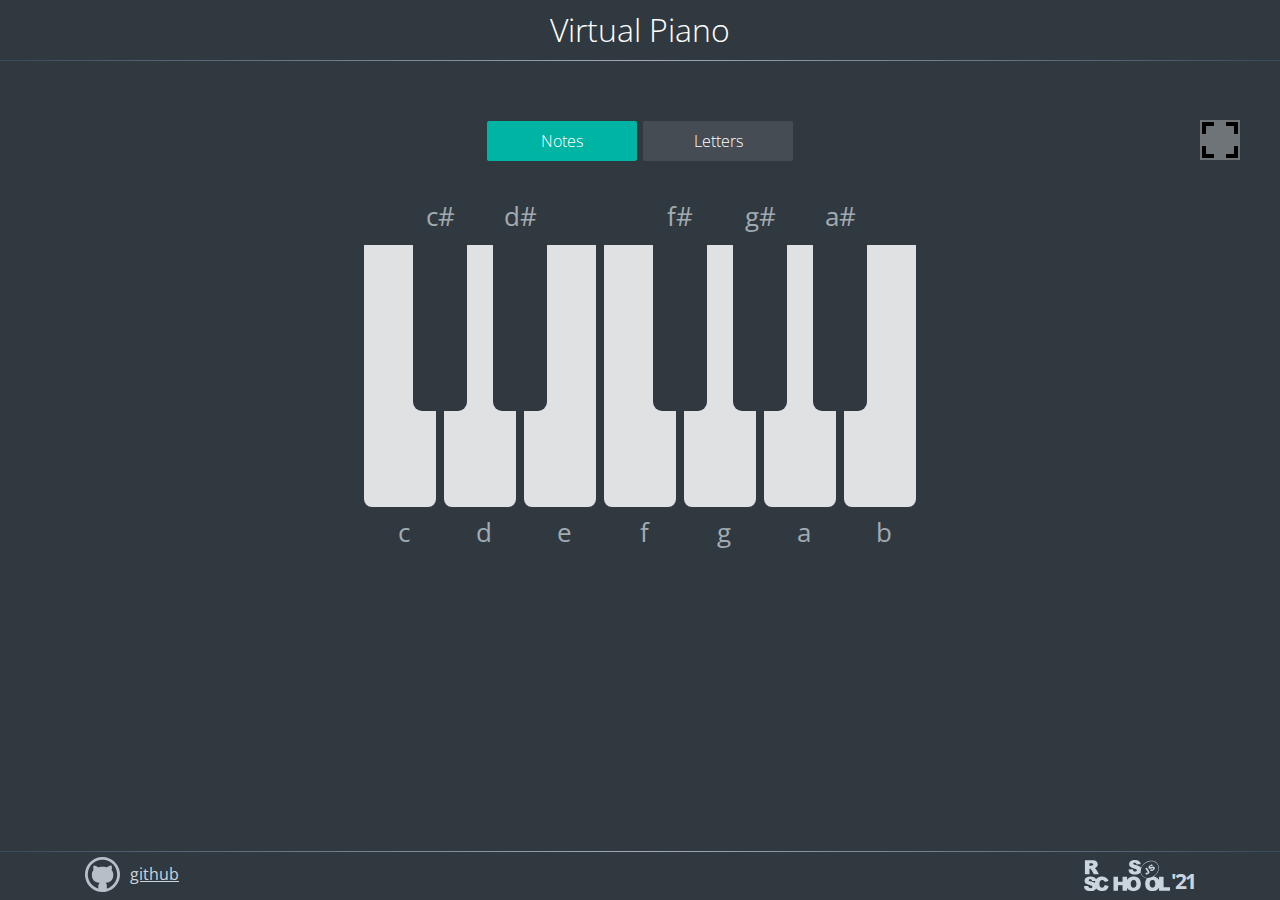
<file: virtual-piano/index.html>
<!DOCTYPE html>
<html lang="en">

<head>
  <meta charset="UTF-8">
  <meta http-equiv="X-UA-Compatible" content="IE=edge">
  <meta name="viewport" content="width=device-width, initial-scale=1.0">
  <link href="assets/piano.ico" rel="shortcut icon">

  <link href="https://fonts.gstatic.com" rel="preconnect">
  <link
    href="https://fonts.googleapis.com/css2?family=Open+Sans+Condensed:wght@300&family=Open+Sans:wght@300;400;800&display=swap"
    rel="stylesheet">
  <link href="style.css" rel="stylesheet">

  <title>virtual-piano</title>
</head>

<body>
  <header class="header">
    <h1 class="header-title">Virtual Piano</h1>
  </header>
  <main class="main">
    <div class="btn-container">
      <button class="btn btn-notes btn-active">Notes</button>
      <button class="btn btn-letters">Letters</button>
    </div>
    <div class="piano">
      <div class="piano-key" data-letter="D" data-note="c">
        <p class="title-key simple-key">c</p>
      </div>
      <div class="piano-key" data-letter="F" data-note="d">
        <p class="title-key simple-key">d</p>
      </div>
      <div class="piano-key" data-letter="G" data-note="e">
        <p class="title-key simple-key">e</p>
      </div>
      <div class="piano-key" data-letter="H" data-note="f">
        <p class="title-key simple-key">f</p>
      </div>
      <div class="piano-key" data-letter="J" data-note="g">
        <p class="title-key simple-key">g</p>
      </div>
      <div class="piano-key" data-letter="K" data-note="a">
        <p class="title-key simple-key">a</p>
      </div>
      <div class="piano-key" data-letter="L" data-note="b">
        <p class="title-key simple-key">b</p>
      </div>
      <div class="keys-sharp">
        <div class="piano-key sharp" data-letter="R" data-note="c♯">
          <p class="title-key sharp-key">c#</p>
        </div>
        <div class="piano-key sharp" data-letter="T" data-note="d♯">
          <p class="title-key sharp-key">d#</p>
        </div>
        <div class="piano-key sharp none">
          <p class="title-key sharp-key"></p>
        </div>
        <div class="piano-key sharp" data-letter="U" data-note="f♯">
          <p class="title-key sharp-key">f#</p>
        </div>
        <div class="piano-key sharp" data-letter="I" data-note="g♯">
          <p class="title-key sharp-key">g#</p>
        </div>
        <div class="piano-key sharp" data-letter="O" data-note="a♯">
          <p class="title-key sharp-key">a#</p>
        </div>
      </div>
    </div>
    <button class="fullscreen-button"></button>
  </main>
  <footer class="footer">
    <div class="footer-container">
      <a class="github" href="https://github.com/HelenKolesnikovich" target="_blank">github</a>
      <a class="rss" href="https://rs.school/js/" target="_blank" rel="noopener noreferrer">
        <span class="rss-year">'21</span>
      </a>
    </div>
  </footer>
  <script src="script.js"></script>
</body>
</html>
</file>
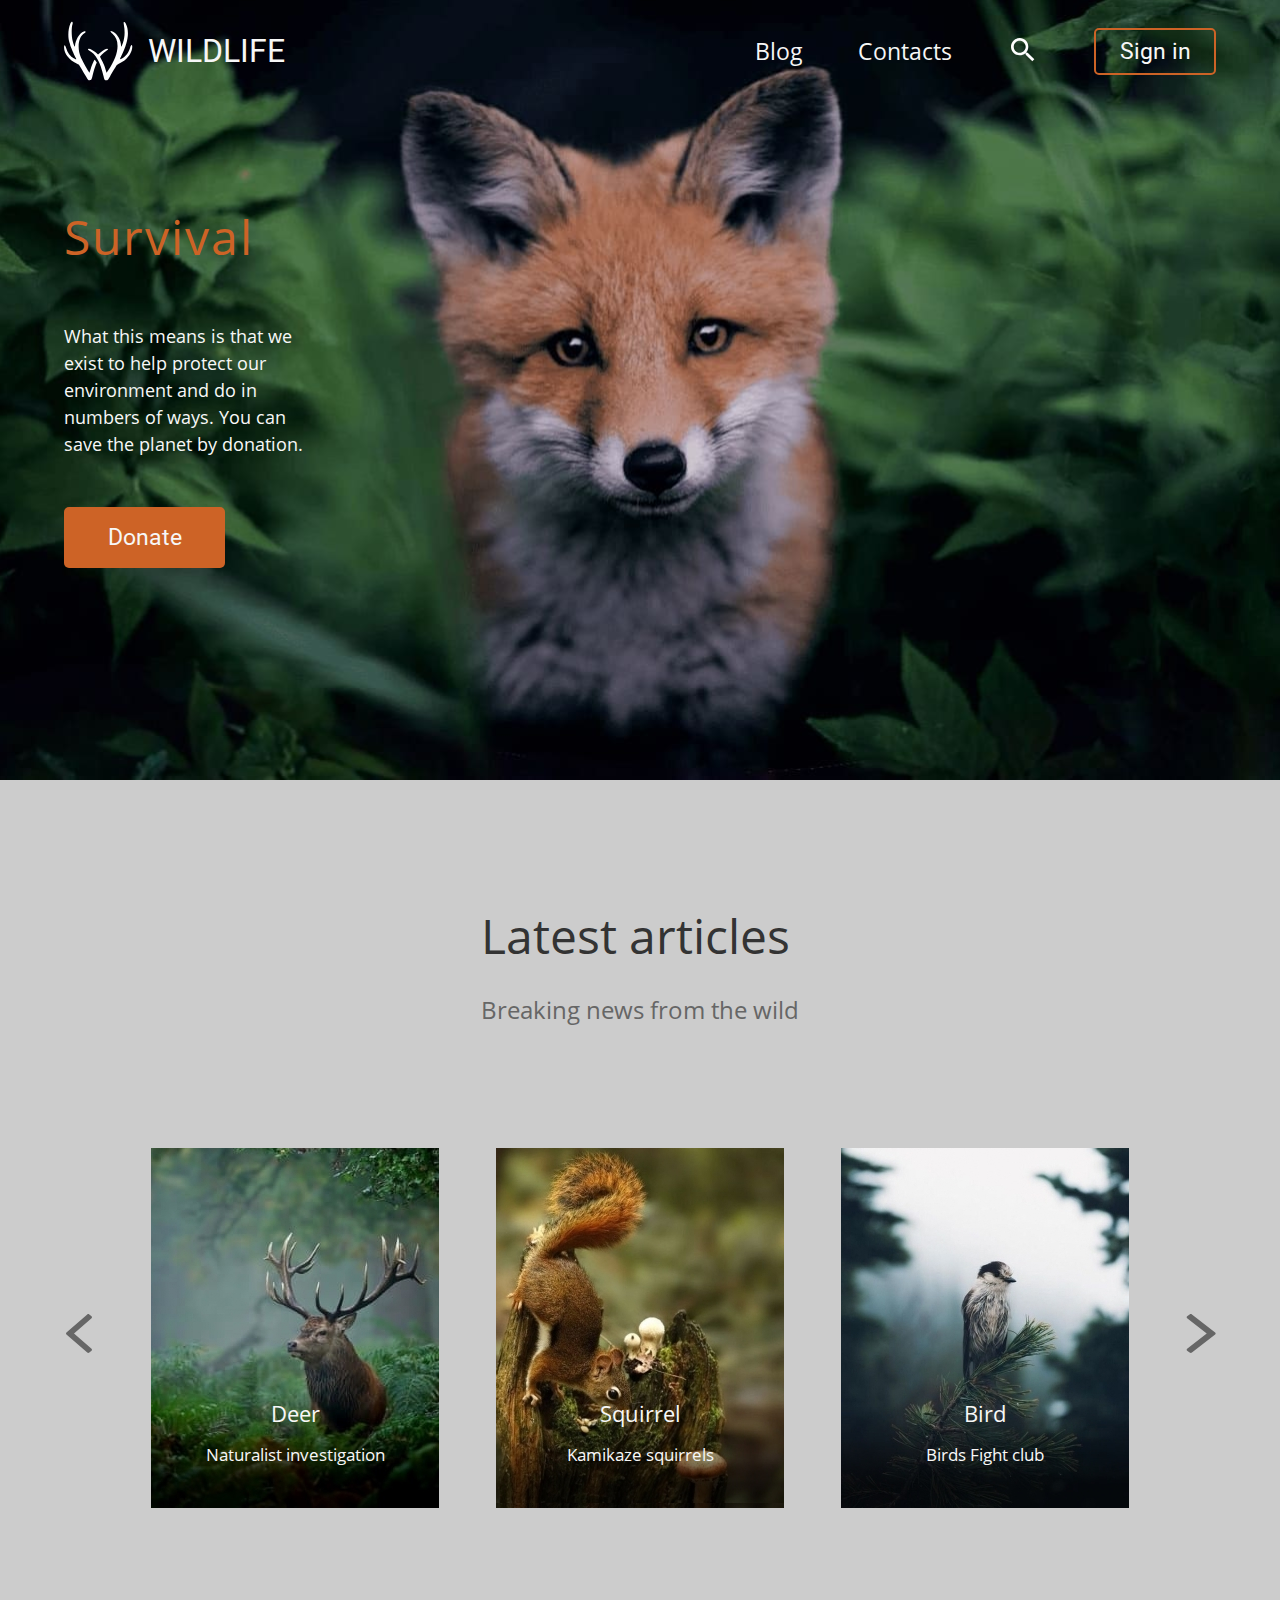
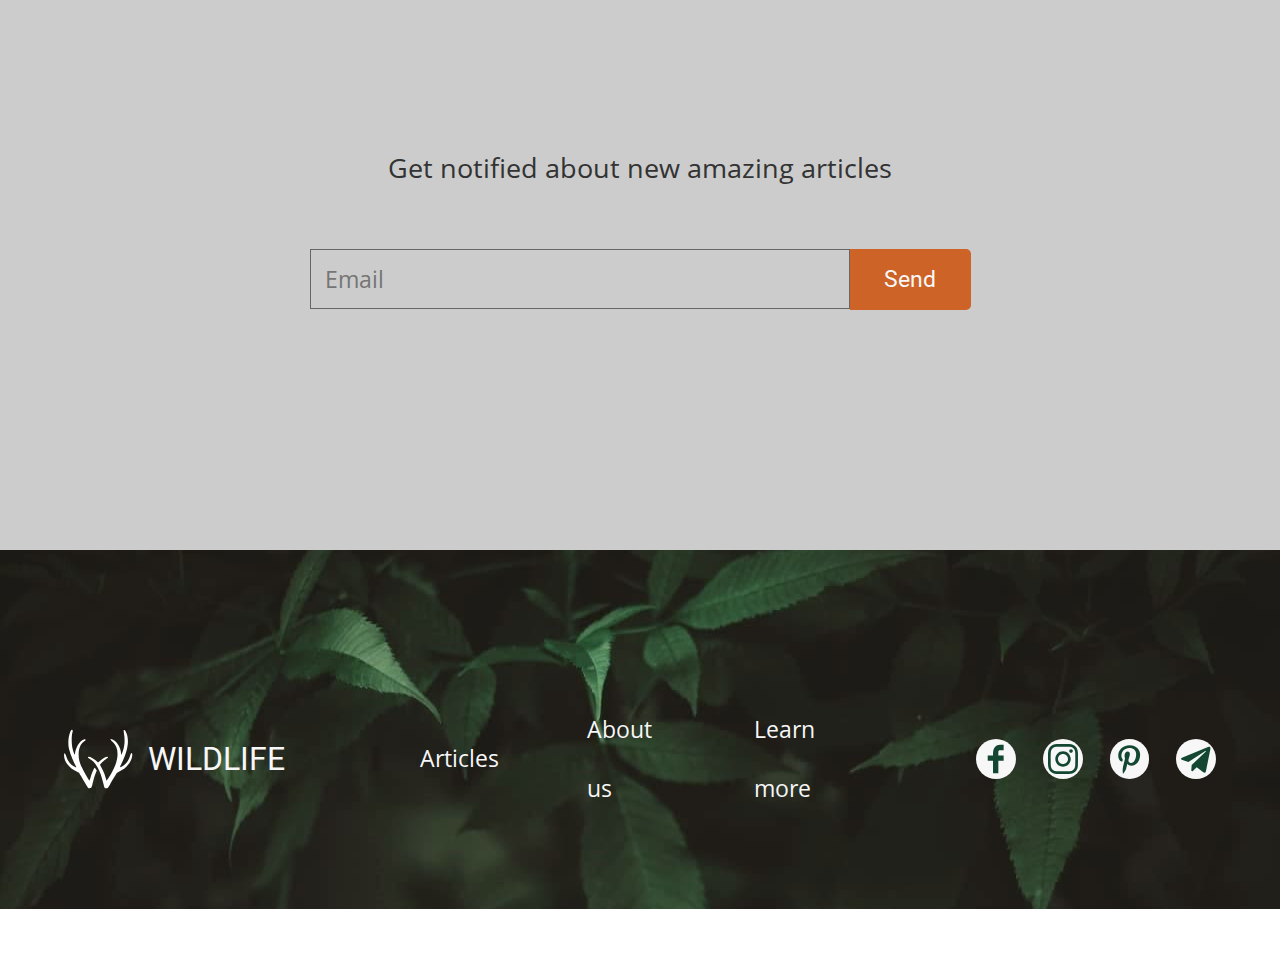
<file: wildlife/index.html>
<!doctype html>
<html lang="en">
<head>
  <meta charset="utf-8">
  <meta http-equiv="X-UA-Compatible" content="IE=edge">
  <meta name="viewport" content="width=device-width, initial-scale=1.0">
	<link rel="stylesheet" href="normalize.css">
	<link rel="stylesheet" href="style.css">
  <title>Wildlife</title>
</head>
<body>
	<div class="wrapper-section top-part">
		<div class="wrapper-content">
			<header class="layout-row-between header">
				<nav class="navigation header__navigation">
					<ul class="navigation__list layout-row-between">
						<li class="navigation__item">
							<a href="#" class="navigation__link">blog</a>
						</li>
						<li class="navigation__item">
							<a href="#" class="navigation__link">contacts</a>
						</li>
						<li class="navigation__icon">
							<a href="#" class="navigation__link">
								<img class="search-ico" src="assets/icons/search-ico.svg" alt="search button">
							</a>
						</li>
						<li class="navigation__button">
							<button class="button button_size-small" type="button">sign in</button>
						</li>
					</ul>
				</nav>
				<figure class="logo layout-row-start">
					<object class="logo_svg" data="assets/icons/logo-ico.svg" type="image/svg+xml">
						Your browser does not support SVG
					</object>
					<h1 class="logo__name">wildlife</h1>
				</figure>
			</header>
			<div class="survival layout-column-start">
				<h2 class="survival__title">survival</h2>
				<p class="survival__description">What this means is that we exist to help protect our environment and do in numbers of ways. You can save the planet by donation.</p>
				<button class="button button_colored button_size-medium" type="button">donate</button>
			</div>
		</div>
	</div>
	<main class="wrapper-section main">
		<section class="wrapper-content layout-column-center">
			<div class="section__header">
				<h3 class="section__title">latest articles</h3>
				<p class="section__subtitle">Breaking news from the wild</p>
			</div>
			<div class="slider layout-row-between">
				<button class="button-arrow" type="button">
					<img class="button-arrow__icon" src="assets/icons/left-arrow.svg" alt="left arrow">
				</button>
					<figure class="card">
						<img class="card__picture" src="assets/images/deer-in-forest.svg" alt="deer in forest">
						<figcaption class="layout-column-center card__content">
							<h5 class="card__title">deer</h5>
							<p class="card__description">Naturalist investigation</p>
						</figcaption>
					</figure>
					<figure class="card">
						<img class="card__picture" src="assets/images/squirrel.svg" alt="squirrel on the tree">
						<figcaption class="card__content layout-column-center">
							<h5 class="card__title">squirrel</h5>
							<p class="card__description">Kamikaze squirrels</p>
						</figcaption>
					</figure>
					<figure class="card">
						<img class="card__picture" src="assets/images/bird-on-a-branch.svg" alt="bird on a branch">
						<figcaption class="card__content layout-column-center">
							<h5 class="card__title">bird</h5>
							<p class="card__description">Birds Fight club</p>
						</figcaption>
					</figure>
				<button class="button-arrow" type="button">
					<img class="button-arrow__icon" src="assets/icons/rigth-arrow.svg" alt="rigth arrow">
				</button>
			</div>
		</section>
		<section class="section-send-email layout-column-center wrapper-content">
			<h4 class="section-send-email__title">get notified about new amazing articles</h4>
			<form class="email-form layout-row-center" action="#">
				<input class="email-form__input" type="email" placeholder="email">
				<input class="button button_colored button_size-medium email-form__button" type="submit" value="send">
			</form>
		</section>
	</main>
	<footer class="wrapper-section footer">
		<div class="wrapper-content layout-row-between footer__content">
			<figure class="logo layout-row-start">
				<object class="logo_svg" data="assets/icons/logo-ico.svg" type="image/svg+xml">
					Your browser does not support SVG
				</object>
				<p class="logo__name">wildlife</p>
			</figure>
			<ul class="footer__navigation navigation__list layout-row-start">
				<li class="navigation__item">
					<a class="navigation__link" href="#" target="_blank" title="Link to 'Articles' page.">articles</a>
				</li>
				<li class="navigation__item">
					<a class="navigation__link" href="#" target="_blank" title="Link to 'About Us' page.">about us</a>
				</li>
				<li class="navigation__item">
					<a class="navigation__link" href="#" target="_blank" title="Link to 'Learn more...' page.">learn more</a>
				</li>
			</ul>
			<ul class="social-navigation layout-row-start">
				<li class="social-navigation__item">
					<a class="social-navigation__link social-navigation_facebook" href="#" target="_blank" title="Link to facebook."></a>
				</li>
				<li class="social-navigation__item">
					<a class="social-navigation__link social-navigation_insta" href="#" target="_blank" title="Link to instagram."></a>
				</li>
				<li class="social-navigation__item">
					<a class="social-navigation__link social-navigation_pinterest" href="#" target="_blank" title="Link to pinterest."></a>
				</li>
				<li class="social-navigation__item">
					<a class="social-navigation__link social-navigation_telegram" href="#" target="_blank" title="Link to telegram."></a>
				</li>
			</ul>
		</div>		
	</footer>
</body>
</html>
</file>
<file: virtual-piano/style.css>
* {
	padding: 0;
	margin: 0;
	box-sizing: border-box;
	user-select: none;
}
a:focus {
	outline: 0;
}
html {
	background: #313940;
}
body {
	min-height: 100vh;
	background-color: #313940;
	font-family: "Open Sans", Arial, Helvetica, sans-serif;
	background: #313940;
	overflow-x: hidden;
}
.header {
	text-align: center;
	width: 100%;
	border-bottom: 1px solid;
	border-image-slice: 1;
	border-image-source: linear-gradient(to left, #38495a, #a2abb3, #38495a);
}
.header-title {
	line-height: 60px;
	font-weight: 300;
	color: #fff;
}
.main {
	min-height: calc(100vh - 110px);
	padding: 60px 10px 0;
	display: flex;
	flex-direction: column;
	justify-content: flex-start;
	align-items: space-between;
	width: 100%;
	max-width: 1140px;
	margin: 0 auto;
}
.btn-container {
	display: flex;
	justify-content: space-between;
	width: 306px;
	height: 40px;
	margin: 0 auto;
	margin-bottom: 80px;
}
.btn {
	width: 150px;
	height: 40px;
	padding: 0 10px;
	background-color: #454c53;
	border: 0;
	border-radius: 2px;
	font-family: "Open Sans", sans-serif;
	font-size: 16px;
	font-weight: 300;
	color: #fff;
	outline: 0;
	cursor: pointer;
	transition: 0.3s;
}
.btn:not(.btn-active):hover {
	background-color: #515961;
}
.btn:active {
	background-color: #00c9b7;
}
.btn-active {
	background-color: #00b4a4;
}
.btn-active:hover {
	background-color: #00c9b7;
}
.piano {
	position: relative;
	display: flex;
	justify-content: space-between;
	width: 100%;
	height: 270px;
	max-width: 560px;
	margin: 0 auto 60px;
}
.piano-key {
	position: relative;
	width: 80px;
	height: 270px;
	background-color: rgba(255, 255, 255, 0.85);
	border: 4px solid #313940;
	border-radius: 0px 0px 12px 12px;
	transition: 0.3s;
	cursor: pointer;
}
.piano-key:hover {
	background-color: #fff;
}
.keys-sharp {
	position: absolute;
	top: 0;
	bottom: 0;
	left: 53px;
	right: 53px;
	display: flex;
	justify-content: space-between;
	pointer-events: none;
}
.piano-key.sharp {
	width: 54px;
	height: 170px;
	background-color: #313940;
	border: 0;
	border-radius: 0px 0px 9px 9px;
	top: 0;
	z-index: 3;
	pointer-events: auto;
	transform-origin: center top;
}
.piano-key.piano-key-active,
.piano-key.sharp.piano-key-active {
	transform: scale(0.96);
}
.title-key.title-key-active {
	color: #00b4a4;
}
.piano-key.none {
	background-color: transparent;
	border: 0;
	border-radius: 0;
	pointer-events: none;
}
.piano-key:hover::before,
.piano-key:hover::after {
	color: #d7dfe6;
}

.simple-key,
.sharp-key {
	position: absolute;
	width: 40px;
	height: 40px;
	font-size: 26px;
	line-height: 40px;
	text-align: center;
	color: #a2abb3;
	
	transition: 0.3s;
}

.simple-key {
	bottom: -45px;
	left: 20px;
	content: attr(data-note);
}

.sharp-key {
	bottom: 175px;
	left: 7px;
	content: attr(data-letter);
}
.simple-key:hover, .simple-key:focus, .simple-key:active,
.sharp-key:hover, .sharp-key:focus, .sharp-key:active {
	color: #00b4a4;
}

/*
.piano-key::before,
.piano-key::after {
	/*content: attr(data-note);
	position: absolute;
	width: 40px;
	height: 40px;
	font-size: 26px;
	line-height: 40px;
	text-align: center;
	color: #a2abb3;
	bottom: -45px;
	left: 20px;
	transition: 0.3s;
}
.piano-key::after {
	display: none;
	content: attr(data-letter);
}*/


/*+.sharp:active {
	border-top: 0;
}

+.piano-key.sharp::before,
.piano-key.sharp::after {
	bottom: 175px;
	left: 7px;
}
.piano-key.letter::before {
	display: none;
}
.piano-key.letter::after {
	display: block;
}
+.piano-key-letter::before {
	content: attr(data-letter);
}
*/
/*
.piano-key-remove-mouse:active::before {
	color: #a2abb3;
}

.piano-key-active-pseudo:hover::after,
.piano-key-active-pseudo:hover::before,
.piano-key-active::after,
.piano-key-active::before {
	color: #00b4a4;
}*/

.fullscreen-button {
	position: fixed;
	top: 120px;
	right: 40px;
	width: 40px;
	height: 40px;
	background-color: rgba(255, 255, 255, 0.3);
	border: 0;
	outline: 0;
	background-size: contain;
	transition: 0.3s;
	cursor: pointer;
	background-image: url("assets/svg/fullscreen-open.svg");
}
.fullscreen-button:hover {
	background-color: rgba(255, 255, 255, 0.5);
}
.fullscreen {
	background-image: url("assets/svg/fullscreen-exit.svg");
}
:-webkit-full-screen .fullscreen {
	background-image: url("assets/svg/fullscreen-exit.svg");
}
.footer {
	border-top: 1px solid;
	border-image-slice: 1;
	border-image-source: linear-gradient(to left, #38495a, #a2abb3, #38495a);
}
.footer-container {
	padding: 0 15px;
	display: flex;
	justify-content: space-between;
	align-items: center;
	width: 100%;
	max-width: 1140px;
	margin: 0 auto;
}
.github {
	display: block;
	width: 120px;
	height: 45px;
	padding-left: 45px;
	background-image: url("assets/svg/github.svg");
	background-size: 35px;
	background-repeat: no-repeat;
	background-position: left center;
	line-height: 45px;
	color: #cbd5de;
	font-size: 16px;
	font-family: "Open Sans", sans-serif;
	transition: 0.3s;
}
.github:hover {
	color: #fff;
}
.rss {
	display: block;
	position: relative;
	font-family: "Open Sans", sans-serif;
	width: 86px;
	height: 32px;
	background-image: url("assets/svg/rss.svg");
	background-size: contain;
	background-repeat: no-repeat;
	background-position: left center;
	padding-right: 111px;
}
.rss-year {
	position: absolute;
	bottom: 0;
	right: 0;
	font-size: 21px;
	letter-spacing: -2px;
	color: #cbd5de;
	line-height: 0.9;
	font-weight: bold;
	transition: 0.3s;
}
.rss:hover .rss-year {
	right: -5px;
	letter-spacing: 0;
}
@media (max-width: 768px) {
	.fullscreen {
		top: 10px;
		right: 20px;
		width: 40px;
		height: 40px;
	}
}
@media (max-width: 600px) {
	.main {
		padding-top: 40px;
	}
	.piano {
		width: 310px;
		height: 160px;
	}
	.piano-key {
		width: 44px;
		height: 160px;
		border-radius: 0px 0px 8px 8px;
		border: 2px solid #313940;
	}
	.keys-sharp {
		left: 26px;
		right: 26px;
	}
	.piano-key.sharp {
		width: 36px;
		height: 100px;
		border-radius: 0px 0px 6px 6px;
	}
	.piano-key::before,
	.piano-key::after {
		width: 30px;
		height: 30px;
		font-size: 22px;
		bottom: -35px;
		left: 7px;
		font-size: 22px;
	}
	.piano-key.sharp::before,
	.piano-key.sharp::after {
		bottom: 115px;
		left: 3px;
	}
	.btn-container {
		width: 244px;
		height: 40px;
		margin-bottom: 80px;
	}
	.btn {
		width: 120px;
		height: 40px;
	}
}
</file>
<file: wildlife/style.css>
/* abstracts variables */

/* example: 
  	--color-prime: #fff; 
  	.block { color: var(--color-prime); ... }*/
/*
--color-brand-main: #CD6326;
--color-brand-light: #E39128;
--color-brand-dark: #8F5613;
--color-font-light: #F7F7F7;
--color-font-gray: #666666;
--color-font-dark: #333333;

--font-family-main: 'Open Sans Regular', sans-serif;
--font-family-addition: 'Roboto Regular', sans-serif;

--font-size-logo: 32px;
--line-height-logo: 60px;

--font-size-title: 48px;
--line-height-title: 72px; 

--font-size-title-form: 27px;
--line-height-title-form: 41px;

--font-size-subtitle: 24px;
--line-height-subtitle: 36px;

--font-size-nav-link: 23px;
--line-height-nav-link: 60px;

--font-size-button: 23px;
--line-height-button: 27px;

--font-size-text: 18px;
--line-height-text: 27px;

--font-size-card-title: 22px;
--line-height-card-title: 36px;

--font-size-card-description: 17px;
--line-height-card-description: 27px;


(min-width:)
--bp-mobile: 32em;
--bp-tablet: 48.1em;
--bp-laptop: 76.9em;
--bp-desctop: 10.25em;
--bp-extra-desctop: 12em;

(max-width:)
--bp-mobile: 48em;
--bp-tablet: 76.8em;
--bp-laptop: 10.24em;

*/
/* -------------------------------- */

/* base styles */
@font-face {
	font-family: 'Open Sans Regular';
	src: url('assets/fonts/OpenSans/OpenSans-Regular.ttf');
}
@font-face {
	font-family: 'Roboto Regular';
	src: url('assets/fonts/Roboto/Roboto-Regular.ttf');
}

/* total page styles */
html {
	font-family: 'Open Sans Regular', sans-serif;
	font-size: 62.5%;
}
* {
	box-sizing: border-box;
	margin: 0;	
	padding: 0;
	font-weight: 400;
	font-style: normal;
}

.navigation__item::first-letter,
.button::first-letter,
.section__header::first-letter,
.card__title::first-letter,
.card__description::first-letter,
.section-send-email__title::first-letter {
	text-transform: capitalize;
}

/* layouts styles */
.wrapper-section {
	width: 100%;
}
.wrapper-content {
	width: 90%;
	max-width: 120rem;
	margin: 0 auto;
}
.top-part {
	height: 78rem;
	background-image: url('assets/images/background-header.svg');
	background-origin: border-box;
	background-position: center;
	background-repeat: no-repeat;
	background-size: cover;
}
@media all and (max-width: 76.8em) {
	.top-part {
		height: auto;
		background-position-x: 15%;
	}
}
@media all and (max-width: 48em) {
	.top-part {
		background-position-x: 30%;
	}
}
.main {
	width: 100%;					/* 1200px */
	background-color: #ccc;
}
.footer {
	height: 35.9rem;
	background-image: url('assets/images/background-footer.svg');
	background-position: center;
	background-repeat: no-repeat;
	background-size: cover;
}
@media all and (max-width: 76.8em) {
	.footer {
		height: 22rem;
    position: relative;
	}
}
@media all and (max-width: 48em) {
	.footer {
		height: auto;
	}
}
.layout-row-start {
	display: flex;
	flex-direction: row;
	justify-content: flex-start;
	align-items: center;
}
.layout-row-between {
	display: flex;
	flex-direction: row;
	justify-content: space-between;
	align-items: center;
}
.layout-row-center {
	display: flex;
	flex-direction: row;
	justify-content: center;
	align-items: center;
}
.layout-column-start {
	display: flex;
	flex-direction: column;
	justify-content: flex-start;
	align-items: flex-start;
}
.layout-column-center {
	display: flex;
	flex-direction: column;
	justify-content: flex-start;
	align-items: center;
}
.header {
	width: 100%;					/* 1200px */
	flex-direction: row-reverse;
}
.survival {
	width: 100%;					/* 1200px */
	padding-top: 9.8rem;
	padding-bottom: 20rem;
}
@media all and (max-width: 76.8em) {
	.survival {
		padding-top: 5rem;
		padding-bottom: 10rem;
	}
}
@media all and (max-width: 48em) {
  .survival {
    padding-top: 2rem;
    padding-bottom: 5rem;
  }
}
.survival__title {
	margin-bottom: 5rem;
	font-size: 4.8rem;
	line-height: 1.5;
	letter-spacing: 2px;
	color: #CD6326;
	text-transform: capitalize;
}
@media all and (max-width: 76.8em) {
	.survival__title {
		margin-bottom: 3rem;
		font-size: 4rem;
	}
}
@media all and (max-width: 48em) {
	.survival__title {
		margin-bottom: 1rem;
    font-size: 3.8rem;
	}
}
.survival__description {
	width: 22.8333%;
	max-width: 27.4rem;
	margin-bottom: 4.9rem;
	font-size: 1.8rem;
	line-height: 1.5;
	color: #f7f7f7;
}
@media all and (max-width: 76.8em) {
	.survival__description {
		width: 40%;
    max-width: 31rem;
    margin-bottom: 3rem;
	}
}
@media all and (max-width: 48em) {
	.survival__description {
		width: 58%;
    max-width: 28rem;
    margin-bottom: 2rem;
    font-size: 1.6rem;
	}
}
.section__header {
	padding-top: 12rem;
	padding-bottom: 12rem;
}
@media all and (max-width: 76.8em) {
	.section__header {
		padding-top: 7rem;
		padding-bottom: 7rem;
	}
}
@media all and (max-width: 48em) {
	.section__header {
    padding-top: 3rem;
    padding-bottom: 5rem;
	}
}
.section__title {
	margin-bottom: 2rem;
	font-size: 4.8rem;
	line-height: 1.5;
	color: #333;
}
@media all and (max-width: 76.8em) {
	.section__title {
		margin-bottom: 1rem;
    font-size: 4rem;	
    text-align: center;
	}
}
@media all and (max-width: 48em) {
	.section__title {
    font-size: 3.8rem;	
    line-height: 1;
	}
}
.section__subtitle {
	font-size: 2.4rem;
	line-height: 1.5;
	color: #666;
}
@media all and (max-width: 76.8em) {
	.section__subtitle {
		font-size: 2.2rem;
	}
}
@media all and (max-width: 48em) {
	.section__subtitle {
		font-size: 2rem;
    line-height: 1;
	}
}
.section-send-email {
	width: 100%;
	padding-bottom: 24rem;
}
@media all and (max-width: 76.8em) {
	.section-send-email {
		padding-bottom: 10rem;		
	}
}
@media all and (max-width: 48em) {
	.section-send-email {
		padding-bottom: 5rem;		
	}
}
.section-send-email__title {
	flex-basis: auto;
	margin-bottom: 6rem;
	font-size: 2.7rem;
	line-height: 1.5;
	color: #333;
}
@media all and (max-width: 76.8em) {
	.section-send-email__title {
		margin-bottom: 4rem;
    font-size: 2.4rem;
	}
}
@media all and (max-width: 48em) {
	.section-send-email__title {
    margin-bottom: 2rem;
    font-size: 2rem;
	}
}
.footer__content {
	padding-top: 15rem;
	padding-bottom: 15rem;
}
@media all and (max-width: 76.8em) {
	.footer__content {
		padding-top: 5rem;
		padding-bottom: 5rem;
		flex-direction: column;
    align-items: flex-start;
	}
}
@media all and (max-width: 48em) {
	.footer__content {
		padding-top: 2rem;
		padding-bottom: 4rem;
	}
}

/* components styles */
.logo {
	max-width: 24rem;			/*240px*/
	display: inline-flex;
	flex-direction: row;
	justify-content: flex-start;
	align-items: center;
	cursor: pointer;
	transition: all 0.2s ease-in;
}
@media all and (max-width: 48em) {
	.logo {
		max-width: 9rem;
    flex-direction: column;
    margin-top: 1rem;
	}	
}
.logo:hover,
.logo:focus {
	filter: brightness(0.6);
	transform: scale(1.2);
}
.logo:active {
	transform: none;	
}
.logo__svg {
	max-width: 7rem;
	height: 6rem;
}
.logo__name {
	margin-left: 1.5rem;
	font-family: 'Roboto Regular', sans-serif;
	font-size: 3.2rem;
	line-height: 1.875;
	font-weight: 400;
	text-transform: uppercase;
	color: #F7F7F7;
}
@media all and (max-width: 76.8em) {
	.logo__svg {
		width: 6rem;
		height: 5rem;
	}
	.logo__name {
		font-size: 2.8rem;
    margin-top: 1rem;
	}
}
@media all and (max-width: 48em) {
	.logo__svg {
		width: 5rem;
		height: 4rem;
	}
	.logo__name {
    margin-left: 0;
		font-size: 2rem;
    line-height: 0;
	}
}

.header__navigation {
	width: 40%;					/* 480px */
	max-width: 48rem;
}
@media all and (max-width: 76.8em) {
	.header__navigation {
		width: 60%;
		max-width: 46rem;
	}
}
@media all and (max-width: 48em) {
	.header__navigation {
		width: 70%;
	}	
}
.footer__navigation {
	max-width: 96rem;
	margin-left: 13.5rem;
}
@media all and (max-width: 76.8em) {
	.footer__navigation {
		margin-left: 0;
    margin-top: 2rem;
	}
}
/*@media all and (max-width: 48em) {
	.footer__navigation {
		width: 85%;
	}
}*/
.navigation__item {
	font-size: 2.3rem;
	line-height: 2.6;
	list-style-type: none;
	transition: all 0.3s ease-in;
	cursor: pointer;
}
@media all and (max-width: 76.8em) {
	.navigation__item {
		font-size: 2rem;
	}
  .footer__navigation .navigation__list {
    width: 100%;
    align-items: flex-start;
  }	
}
@media all and (max-width: 48em) {
  .navigation__list {
    justify-content: flex-end;
  }
	.navigation__item {
    margin-right: 2rem;
		font-size: 1.8rem;
    line-height: 1.5;
	}	
  .navigation__icon {
    margin-right: 2rem;
  }
}
.footer__navigation .navigation__item {
	margin-right: 8.8rem;
}
.footer__navigation .navigation__item:last-child {
	margin-right: 0;
}
@media all and (max-width: 76.8em) {
	.footer__navigation .navigation__item {
		margin-right: 3rem;
	}
}
@media all and (max-width: 48em) {
	.footer__navigation .navigation__item {
		margin-right: 2rem;
    font-size: 1.6rem;
	}
}

.navigation__icon {
	list-style-type: none;
	transition: all 0.3s ease-in;
	cursor: pointer;
}
.navigation__button {
	list-style-type: none;
	cursor: pointer;
}
.navigation__link {
	width: 100%;
	height: 100%;
	text-decoration: none;
	color: #f7f7f7;
}
.navigation__item:hover,
.navigation__icon:hover,
.navigation__item:focus,
.navigation__icon:focus {
	filter: brightness(0.6);
	transform: scale(1.2);
}
.navigation__item:active {
	filter: none;
	transform: scale(1);
	text-decoration: underline;
}
.navigation__icon:active {
	filter: none;
	transform: scale(1);
}

.button {
	display: block;
	outline: none;
	border: 2px solid #CD6326;
	border-radius: 5px;
	background-color: transparent;
	font-family: "Roboto Regular", sans-serif;
	font-size: 2.3rem;
	line-height: 1.173913;
	font-weight: 400;
	color: #f7f7f7;
	transition: all 0.2s ease-in;
	cursor: pointer;
}
@media all and (max-width: 76.8em) {
	.button {
		font-size: 2rem;
	}
}
@media all and (max-width: 48em) {
	.button {
		font-size: 1.8rem;
	}
}
.button_size-medium {
	padding: 0.74em 1.9em;
}
@media all and (max-width: 76.8em) {
	.button_size-medium {
		padding: 0.6em 1.6em;
	}
}
@media all and (max-width: 48em) {
	.button_size-medium {
		padding: 0.5em 1.4em;
	}
}
.button_size-small {
	padding: 0.36em 1.02em;
}
@media all and (max-width: 76.8em) {
	.button_size-small {
		padding: 0.3em 0.85em;
	}
}
@media all and (max-width: 76.8em) {
	.button_size-small {
		padding: 0.2em 0.65em;
	}
}
.button_colored {
	border: none;
	background-color: #CD6326;
}
.button:hover,
.button:focus {
	outline: none;
	border: none;
	background-color: #E39128;
	color: #666;
}
.button:active {
	outline: none;
	border: none;
	background-color: #8F5613;
	color: #f7f7f7;
}
.button-arrow {
	width: 3rem;
	height: 6.5rem;
	border: none;
	background-color: transparent;
	transition: all 0.2s ease-in;
	cursor: pointer;
}
.button-arrow:hover,
.button-arrow:focus {
	outline: none;
	transform: scale(1.2);
	filter: brightness(.5);
}
.button-arrow:active {
	outline: none;
	transform: scale(1);
	filter: brightness(1);
}
.button-arrow__icon {
	width: auto;
	height: auto;
}
@media all and (max-width: 76.8rem) {
	.button-arrow__icon {
		width: 2rem;
    height: 4.5rem;
	}
}
.slider {
	width: 100%;
	padding-bottom: 24rem;
}
@media all and (max-width: 76.8em) {
	.slider {
		padding-bottom: 7rem;
	}
}
@media all and (max-width: 48em) {
	.slider {
		padding-bottom: 5rem;
	}
}
.card {
	width: 25%;
	max-width: 30rem;
	height: 36rem;
	position: relative;
	color: #f7f7f7;
	transition: all 0.2s ease;
	cursor: pointer;
}
.card:hover,
.card:focus {
	transform: scale(1.05);
	filter: brightness(.8);
	box-shadow: 5px 5px 5px rgba(19,71,49,.6);
	color: #fff;
}
.card:active {
	transform: scale(1);
	filter: none;
	box-shadow: none;
}
@media all and (max-width: 76.8em) {
	.card {
		width: 40%;
		max-width: 28rem;
		height: 30rem;
	}
	.card:nth-child(4) {
		display: none;
	}
}
@media all and (max-width: 48em) {
	.card {
		width: 80%;
		height: 27rem;
	}
	.card:nth-child(3) {
		display: none;
	}
}
.card__picture {
	width: 100%;
	height: 100%;
	object-fit: cover; 
	overflow: hidden;
}
.card__content {
	position: absolute;
	top: 69%;
	left: 0;
	right: 0;
}
@media all and (max-width: 48rem) {
  .card__content {
    top: 65%;
  }
}
.card__title {
	margin-bottom: 1rem;
	font-size: 2.2rem;
	line-height: 1.636363;
}
.card__description {
	font-size: 1.7rem;
	line-height: 1.58823;
}
.email-form {
	width: 100%;
}
.email-form__input {
	width: 45%;					/* 540px */
	font-size: 2.3rem;
	padding-top: .7em;
	padding-bottom: .7em;
	padding-left: 0.6521em;
	border: 1px solid #666;
	background-color: transparent;
	text-transform: capitalize;
	color: #666;
	cursor: pointer;
}
.email-form__input:hover,
.email-form__input:focus {
	outline: none;
	box-shadow: inset 5px 5px 5px rgba(0,0,0,.2),
							inset -5px -5px 5px rgba(0,0,0,.2);
	color: #CD6326;
}
.email-form__input:active {
	color: #f7f7f7;
}
@media all and (max-width: 76.8em) {
	.email-form__input {
		font-size: 2rem;
    padding-top: .6em;
    padding-bottom: .6em;
	}
}
@media all and (max-width: 48em) {
	.email-form__input {
		font-size: 1.8rem;
	}
}
.email-form__button {
	border-radius: 0 5px 5px 0;
	text-transform: capitalize;
	padding: 0.74em 1.5em;
}
@media all and (max-width: 76.8em) {
	.email-form__button {
    padding-top: .65em;
    padding-bottom: .65em;
	}
}

.social-navigation {
	max-width: 24rem;
	margin-left: 12rem;
}
@media all and (max-width: 76.8em) {
	.social-navigation {
		max-width: 20rem;
    position: absolute;
    bottom: 4rem;
    right: 4rem;
	}
}
@media all and (max-width: 48em) {
	.social-navigation {
		max-width: 20rem;
    position: absolute;
    bottom: 1rem;
    right: 2rem;
	}
}
.social-navigation__item {
	margin-right: 2.7rem;
	width: 4rem;
	height: 4rem;
	border-radius: 20px;
	background-color: #f7f7f7;
	list-style-type: none;
	cursor: pointer;
	transition: all 0.2s ease-in;
}
.social-navigation__item:last-child {
	margin-right: 0;
}
.social-navigation__item:hover,
.social-navigation__item:focus {
	transform: scale(1.2);
	filter: brightness(.8);
}
.social-navigation__item:active {
	transform: scale(1);
	filter: none;
}
@media all and (max-width: 76.8em) {
	.social-navigation__item {
		margin-right: 2rem;
    width: 3rem;
    height: 3rem;
	}
}
@media all and (max-width: 48em) {
	.social-navigation__item {
		margin-right: 1rem;
    width: 2.5rem;
    height: 2.5rem;
	}
}
.social-navigation__link {
	display: block;
	width: 3rem;
	height: 3rem;
	margin: 5px auto;
	background-position: center;
	background-repeat: no-repeat;
	background-size: contain;
}
@media all and (max-width: 76.8em) {
	.social-navigation__link {
		width: 2rem;
    height: 2rem;
	}
}
@media all and (max-width: 48em) {
	.social-navigation__link {
		width: 1.5rem;
    height: 1.5rem;
	}
}
.social-navigation_facebook {
	background-image: url('assets/icons/facebook-ico.svg');
}
.social-navigation_insta {
	background-image: url('assets/icons/insta-ico.svg');
}
.social-navigation_pinterest {
	background-image: url('assets/icons/pinterest-ico.svg');
}
.social-navigation_telegram {
	background-image: url('assets/icons/telegram-ico.svg');
}
</file>
